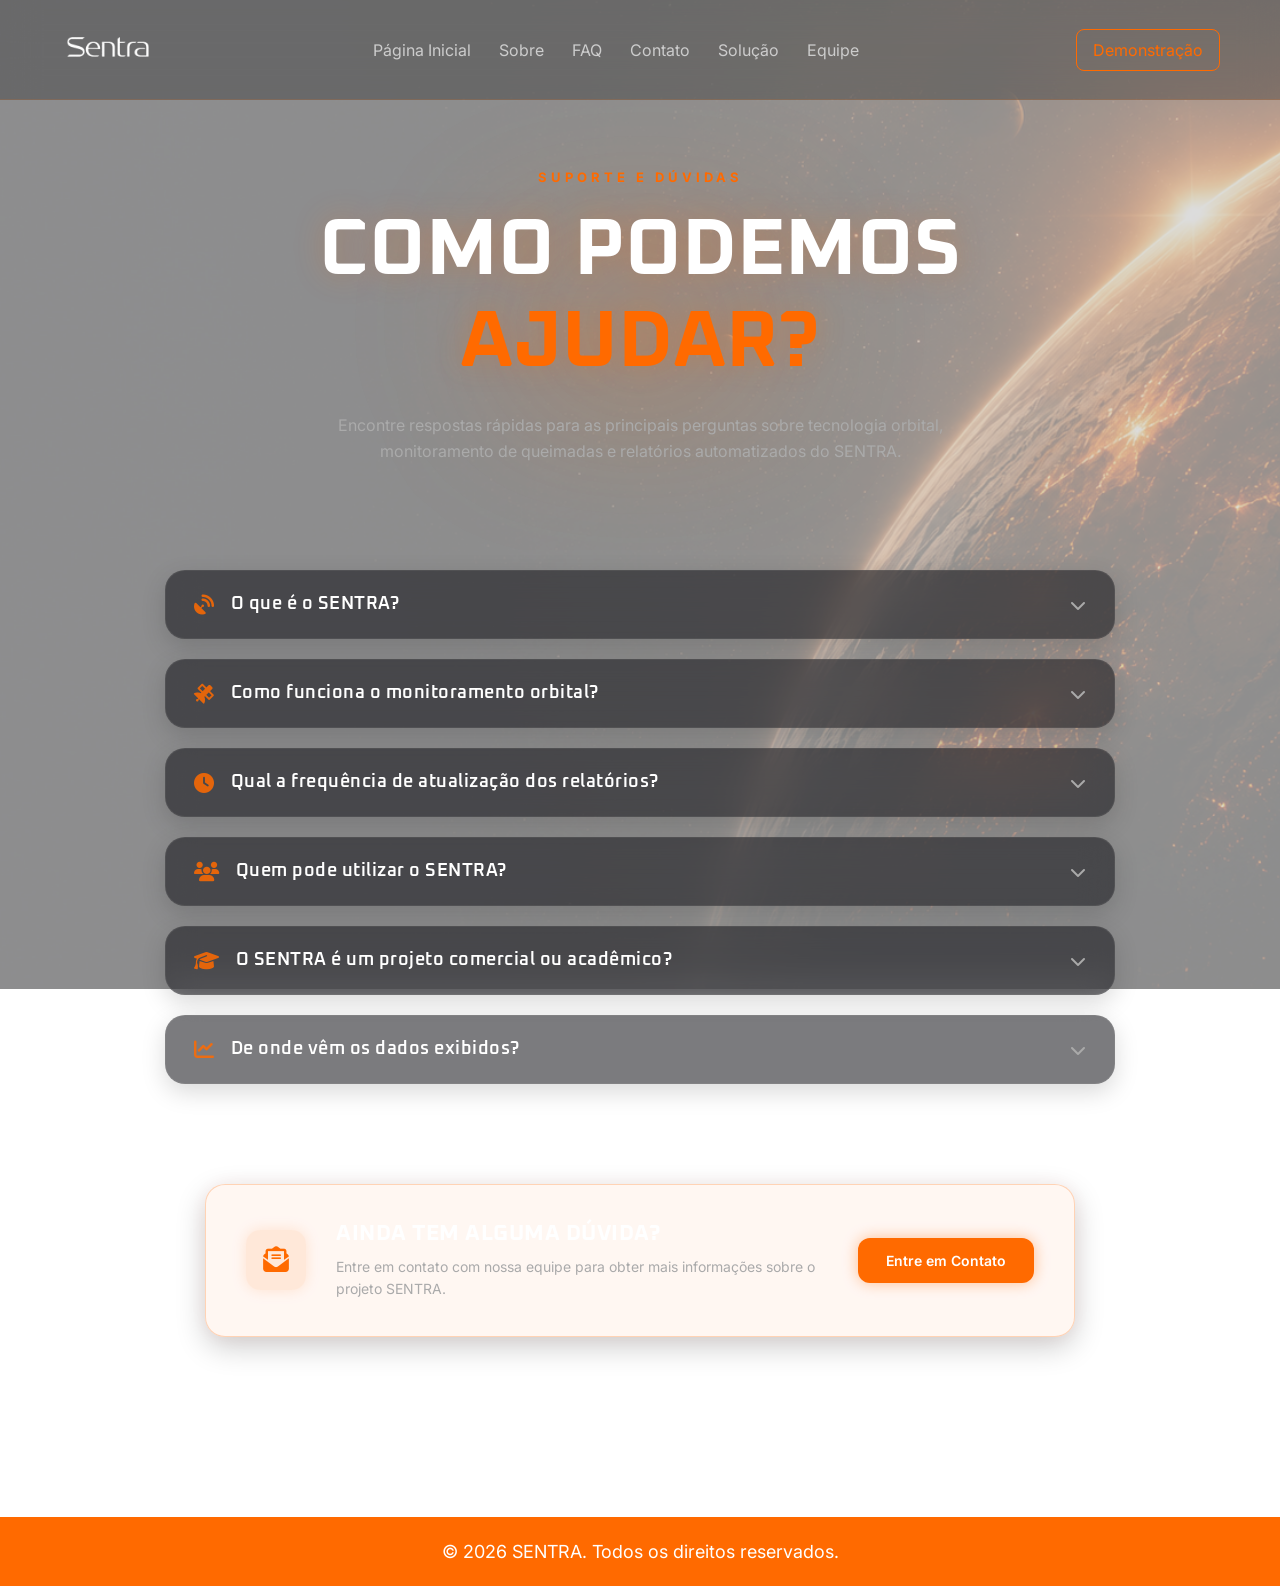
<file: paginas/pag-faq.html>
<!doctype html>
<html lang="pt-br">
  <head>
    <meta charset="UTF-8" />
    <meta name="viewport" content="width=device-width, initial-scale=1.0" />
    <title>FAQ / Sentra</title>

    <!-- Font Awesome -->
    <link
      rel="stylesheet"
      href="https://cdnjs.cloudflare.com/ajax/libs/font-awesome/6.5.2/css/all.min.css"
    />

    <!-- LINK CSS -->
    <link rel="stylesheet" href="../css/pag-faq.css" />

    <!-- LINK JS -->
    <script src="../js/pag-faq.js" defer></script>
  </head>

  <body>

     <!-- NAVBAR -->
    <header class="navbar">
      <div class="logo-container">
        <img
          src="../assets/logotipo-sentra.webp"
          alt="Logotipo Sentra"
          class="logo"
        />
      </div>

      <nav aria-label="Navegação principal">
        <a href="../index.html" class="nav-link">Página Inicial</a>
        <a href="./pag-sobre.html" class="nav-link">Sobre</a>
        <a href="./pag-faq.html" class="nav-link text-highlight">FAQ</a>
        <a href="./pag-contato.html" class="nav-link">Contato</a>
        <a href="./pag-solucao.html" class="nav-link">Solução</a>
        <a href="./pag-equipe.html" class="nav-link">Equipe</a>
      </nav>

      <a href="./pag-demonstracao.html" class="btn-nav"> Demonstração </a>
    </header>

    <main>

    <!-- HERO FAQ -->
      <section class="faq-hero">
        <div class="hero-efeito"></div>

        <div class="hero-content">
          <span class="hero-subtitulo"> SUPORTE E DÚVIDAS </span>

          <h1 class="faq-titulo">
            Como podemos
            <span class="text-sentra">ajudar?</span>
          </h1>

          <p class="faq-descricao">
            Encontre respostas rápidas para as principais perguntas sobre
            tecnologia orbital, monitoramento de queimadas e relatórios
            automatizados do SENTRA.
          </p>
        </div>
      </section>

      
      <!-- FAQ -->
        
      <section class="faq-questionario">
        <div class="faq-container">
          <!-- ITEM 1 -->
          <div class="faq-item">
            <button class="faq-pergunta" aria-expanded="false">
              <span class="faq-pergunta-titulo">
                <i class="fa-solid fa-satellite-dish faq-item-icon"></i>

                <span class="faq-pergunta-text"> O que é o SENTRA? </span>
              </span>

              <i class="fa-solid fa-chevron-down faq-icones"></i>
            </button>

            <div class="faq-resposta">
              <p class="faq-resposta-text">
                O SENTRA (Sistema de Relatórios de Incêndios Automatizados) é
                uma plataforma conceitual desenvolvida para monitoramento
                inteligente da Floresta Amazônica utilizando dados orbitais e
                Inteligência Artificial.
              </p>
            </div>
          </div>

          <!-- ITEM 2 -->
          <div class="faq-item">
            <button class="faq-pergunta" aria-expanded="false">
              <span class="faq-pergunta-titulo">
                <i class="fa-solid fa-satellite faq-item-icon"></i>

                <span class="faq-pergunta-text">
                  Como funciona o monitoramento orbital?
                </span>
              </span>

              <i class="fa-solid fa-chevron-down faq-icones"></i>
            </button>

            <div class="faq-resposta">
              <p class="faq-resposta-text">
                Sensores embarcados em satélites observam continuamente a
                superfície terrestre, detectando anomalias térmicas associadas a
                focos de calor e queimadas.
              </p>
            </div>
          </div>

          <!-- ITEM 3 -->
          <div class="faq-item">
            <button class="faq-pergunta" aria-expanded="false">
              <span class="faq-pergunta-titulo">
                <i class="fa-solid fa-clock faq-item-icon"></i>

                <span class="faq-pergunta-text">
                  Qual a frequência de atualização dos relatórios?
                </span>
              </span>

              <i class="fa-solid fa-chevron-down faq-icones"></i>
            </button>

            <div class="faq-resposta">
              <p class="faq-resposta-text">
                Os relatórios são atualizados automaticamente a cada 3 horas
                para garantir informações recentes e confiáveis.
              </p>
            </div>
          </div>

          <!-- ITEM 4 -->
          <div class="faq-item">
            <button class="faq-pergunta" aria-expanded="false">
              <span class="faq-pergunta-titulo">
                <i class="fa-solid fa-users faq-item-icon"></i>

                <span class="faq-pergunta-text">
                  Quem pode utilizar o SENTRA?
                </span>
              </span>

              <i class="fa-solid fa-chevron-down faq-icones"></i>
            </button>

            <div class="faq-resposta">
              <p class="faq-resposta-text">
                Governos, órgãos ambientais, empresas, pesquisadores, ONGs e
                comunidades locais podem utilizar os relatórios gerados pela
                plataforma.
              </p>
            </div>
          </div>

          <!-- ITEM 5 -->
          <div class="faq-item">
            <button class="faq-pergunta" aria-expanded="false">
              <span class="faq-pergunta-titulo">
                <i class="fa-solid fa-graduation-cap faq-item-icon"></i>

                <span class="faq-pergunta-text">
                  O SENTRA é um projeto comercial ou acadêmico?
                </span>
              </span>

              <i class="fa-solid fa-chevron-down faq-icones"></i>
            </button>

            <div class="faq-resposta">
              <p class="faq-resposta-text">
                O SENTRA é um projeto acadêmico desenvolvido para a Global
                Solution da FIAP com foco em tecnologia espacial aplicada ao
                meio ambiente.
              </p>
            </div>
          </div>

          <!-- ITEM 6 -->
          <div class="faq-item">
            <button class="faq-pergunta" aria-expanded="false">
              <span class="faq-pergunta-titulo">
                <i class="fa-solid fa-chart-line faq-item-icon"></i>

                <span class="faq-pergunta-text">
                  De onde vêm os dados exibidos?
                </span>
              </span>

              <i class="fa-solid fa-chevron-down faq-icones"></i>
            </button>

            <div class="faq-resposta">
              <p class="faq-resposta-text">
                Os dados são provenientes de bases públicas, incluindo
                informações disponibilizadas pelo INPE e outros sistemas de
                monitoramento ambiental.
              </p>
            </div>
          </div>
        </div>
      </section>

      
      <!-- SUPORTE -->
      <section class="faq-suporte">
        <div class="faq-suporte-card">
          <div class="suporte-icon">
            <i class="fa-solid fa-envelope-open-text"></i>
          </div>

          <div class="suporte-content">
            <h2 class="text-h2">Ainda tem alguma dúvida?</h2>

            <p class="text-p">
              Entre em contato com nossa equipe para obter mais informações
              sobre o projeto SENTRA.
            </p>
          </div>

          <a href="./pag-contato.html" class="btn-suporte">
            Entre em Contato
          </a>
        </div>
      </section>
    </main>


    <!-- RODAPE -->
    <footer class="footer">
      <p class="text-footer">© 2026 SENTRA. Todos os direitos reservados.</p>
    </footer>
  </body>
</html>
</file>
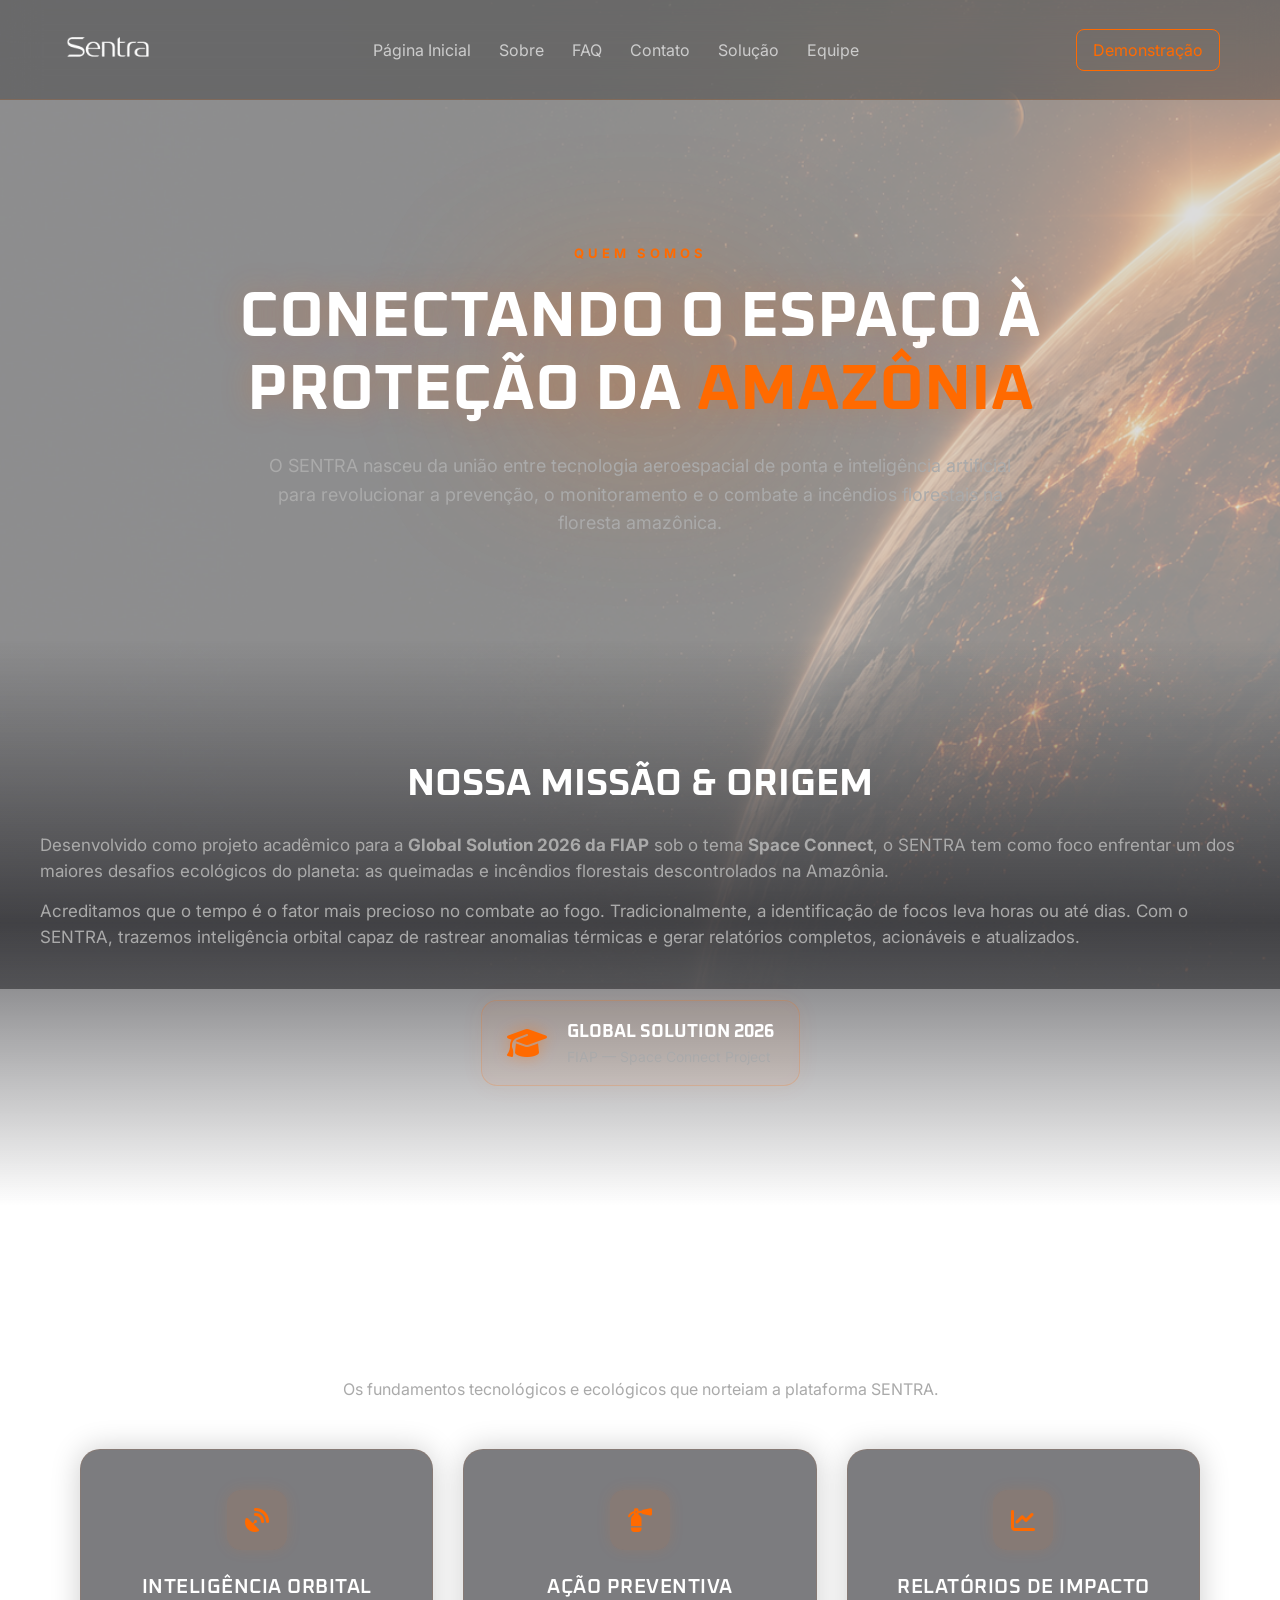
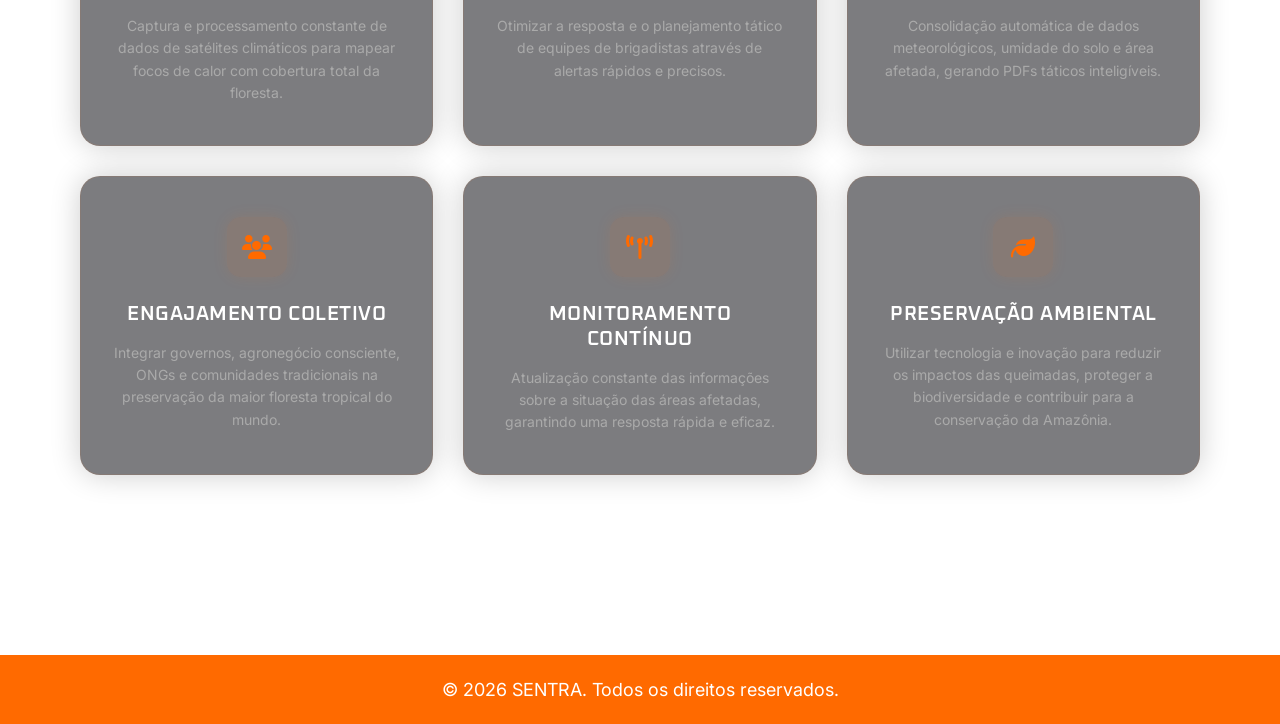
<file: paginas/pag-sobre.html>
<!doctype html>
<html lang="pt-br">
  <head>
    <meta charset="UTF-8" />
    <meta name="viewport" content="width=device-width, initial-scale=1.0" />
    <title>Sobre / Sentra</title>
    <!-- Arquivo CSS -->
    <link rel="stylesheet" href="../css/pag-sobre.css" />
    
    <!-- Arquivo JavaScript -->
    <script src="../js/pag-sobre.js" defer></script>

     <!-- Biblioteca de ícones Font Awesome -->
    <link rel="stylesheet"href="https://cdnjs.cloudflare.com/ajax/libs/font-awesome/6.5.2/css/all.min.css"/>
  </head>
  
        <!-- NAVBAR -->  
  <body>
    <header class="navbar">
      <div class="logo">
        <img src="../assets/logotipo-sentra.webp" alt="Logotipo Sentra" class="logo"/>
      </div>

      <nav aria-label="Navegação principal">
        <a href="../index.html" class="nav-link">Página Inicial</a>
        <a href="./pag-sobre.html" class="nav-link text-highlight">Sobre</a>
        <a href="./pag-faq.html" class="nav-link">FAQ</a>
        <a href="./pag-contato.html" class="nav-link">Contato</a>
        <a href="./pag-solucao.html" class="nav-link">Solução</a>
        <a href="./pag-equipe.html" class="nav-link">Equipe</a>
      </nav>

      <a href="./pag-demonstracao.html" class="btn-nav">Demonstração</a>
    </header>


      <!-- SEÇÃO SOBRE - MISSÃO, ORIGEM E PILARES DE AÇÃO -->
    <main>
      <section class="sobre-hero">
        <div class="hero-efeito"></div>
        <div class="hero-content">
          <span class="hero-quem-somos">QUEM SOMOS</span>
          <h1 class="sobre-hero-titulo">
            Conectando o Espaço à Proteção da
            <span class="text-amazonia">Amazônia</span>
          </h1>
          <p class="sobre-hero-description">
            O SENTRA nasceu da união entre tecnologia aeroespacial de ponta e
            inteligência artificial para revolucionar a prevenção, o
            monitoramento e o combate a incêndios florestais na floresta
            amazônica.
          </p>
        </div>
      </section>

      <section class="sobre-missao">
        <div class="container-missao">
          <div class="missao-text">
            <h2 class="secao-title">Nossa Missão & Origem</h2>
            <p class="text-fixo">
              Desenvolvido como projeto acadêmico para a
              <strong>Global Solution 2026 da FIAP</strong> sob o tema
              <strong>Space Connect</strong>, o SENTRA tem como foco enfrentar
              um dos maiores desafios ecológicos do planeta: as queimadas e
              incêndios florestais descontrolados na Amazônia.
            </p>
            <p class="text-block">
              Acreditamos que o tempo é o fator mais precioso no combate ao
              fogo. Tradicionalmente, a identificação de focos leva horas ou até
              dias. Com o SENTRA, trazemos inteligência orbital capaz de
              rastrear anomalias térmicas e gerar relatórios completos,
              acionáveis e atualizados.
            </p>

            <div class="fiap-width">
              <i class="fa-solid fa-graduation-cap width-icon"aria-hidden="true"></i>
              <div class="width-text">
                <h4 class="text-h4">Global Solution 2026</h4>
                <p class="text-fiap">FIAP — Space Connect Project</p>
            </div>
          </div>
        </div>
      </section>

      
        <!-- VALORES E PILARES DE AÇÃO -->
      <section class="sobre-valores">
        <h2 class="secao-title text-center">Nossos Pilares de Ação</h2>
        <p class="secao-subtitle text-center">
          Os fundamentos tecnológicos e ecológicos que norteiam a plataforma
          SENTRA.
        </p>
        <!-- Pilar 1 -->
        <div class="valores-pilares">
          <div class="valor-card">
            <div class="valor-icon">
              <i class="fa-solid fa-satellite-dish" aria-hidden="true"></i>
            </div>
            <h3 class="valor-h3">Inteligência Orbital</h3>
            <p class="text-valor">
              Captura e processamento constante de dados de satélites climáticos
              para mapear focos de calor com cobertura total da floresta.
            </p>
          </div>
          <!-- Pilar 2 -->
          <div class="valor-card">
            <div class="valor-icon">
              <i class="fa-solid fa-fire-extinguisher" aria-hidden="true"></i>
            </div>
            <h3 class="valor-h3">Ação Preventiva</h3>
            <p class="text-valor">
              Otimizar a resposta e o planejamento tático de equipes de
              brigadistas através de alertas rápidos e precisos.
            </p>
          </div>
          <!-- Pilar 3 -->
          <div class="valor-card">
            <div class="valor-icon">
              <i class="fa-solid fa-chart-line" aria-hidden="true"></i>
            </div>
            <h3 class="valor-h3">Relatórios de Impacto</h3>
            <p class="text-valor">
              Consolidação automática de dados meteorológicos, umidade do solo e
              área afetada, gerando PDFs táticos inteligíveis.
            </p>
          </div>
          <!-- Pilar 4 -->
          <div class="valor-card">
            <div class="valor-icon">
              <i class="fa-solid fa-users" aria-hidden="true"></i>
            </div>
            <h3 class="valor-h3">Engajamento Coletivo</h3>
            <p class="text-valor">
              Integrar governos, agronegócio consciente, ONGs e comunidades
              tradicionais na preservação da maior floresta tropical do mundo.
            </p>
          </div>
          <!-- Pilar 5 -->
          <div class="valor-card">
            <div class="valor-icon">
              <i class="fa-solid fa-tower-broadcast" aria-hidden="true"></i>
            </div>
            <h3 class="valor-h3">Monitoramento Contínuo</h3>
            <p class="text-valor">
              Atualização constante das informações sobre a situação das áreas
              afetadas, garantindo uma resposta rápida e eficaz.
            </p>
          </div>

          <!-- Pilar 6 -->
          <div class="valor-card">
            <div class="valor-icon">
              <i class="fa-solid fa-leaf" aria-hidden="true"></i>
            </div>
            <h3 class="valor-h3">Preservação Ambiental</h3>
            <p class="text-valor">
              Utilizar tecnologia e inovação para reduzir os impactos das
              queimadas, proteger a biodiversidade e contribuir para a
              conservação da Amazônia.</p>
          </div>
        </div>
      </section>
    </main>

    <!-- RODAPE -->
    <footer class="footer">
      <p class="text-footer">
        © 2026 SENTRA. Todos os direitos reservados.
      </p>
    </footer>
  </body>
</html>
</file>
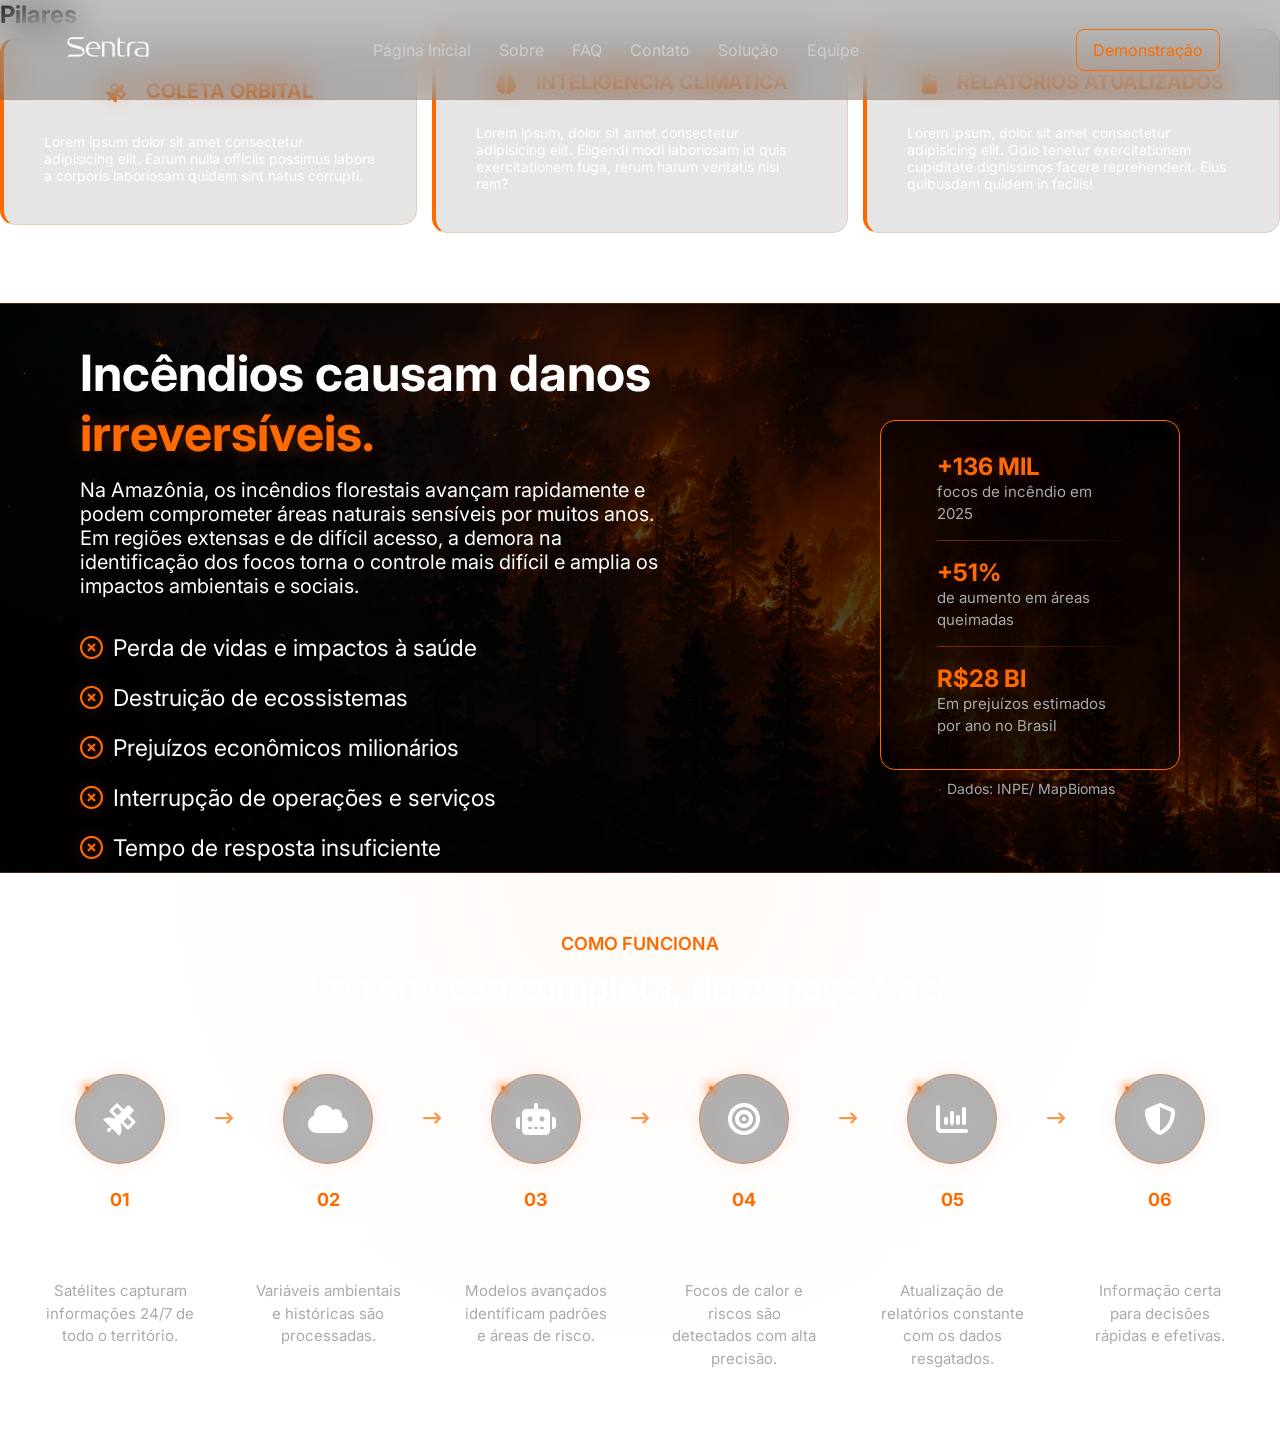
<file: paginas/pag-solucao.html>
<!doctype html>
<html lang="pt-br">

<head>
    <meta charset="UTF-8" />
    <meta name="viewport" content="width=device-width, initial-scale=1.0" />
    <title>Solução / Sentra</title>

    <link rel="stylesheet" href="../css/pag-solucao.css" />
    <link rel="stylesheet" href="https://cdnjs.cloudflare.com/ajax/libs/font-awesome/6.5.2/css/all.min.css">
</head>

<body>
    <header class="navbar">
        <div class="logo">
            <img src="../assets/logotipo-sentra.webp" alt="Logotipo Sentra" class="logo">
        </div>

        <nav>
            <a href="../index.html" class="nav-link">Página Inicial</a>
            <a href="./pag-sobre.html" class="nav-link">Sobre</a>
            <a href="./pag-faq.html" class="nav-link">FAQ</a>
            <a href="./pag-contato.html" class="nav-link">Contato</a>
            <a href="./pag-solucao.html" class="nav-link text-highlight">Solução</a>
            <a href="./pag-equipe.html" class="nav-link">Equipe</a>
        </nav>

        <a href="./pag-demonstracao.html" class="btn-nav">Demonstração</a>
    </header>
    <main>
        <section class="section-cards">
            <h1 class="section-title">Pilares</h1>
            <div class="container-cards">
                <div class="card">
                    <h2 class="card-title"><i class="fa-solid fa-satellite card-icon"></i>Coleta Orbital</h2>
                    <p class="card-text">Lorem ipsum dolor sit amet consectetur adipisicing elit. Earum nulla officiis
                        possimus labore a
                        corporis laboriosam quidem sint natus corrupti.</p>
                </div>
                <div class="card">
                    <h2 class="card-title"><i class="fa-solid fa-brain card-icon"></i> Inteligência Climática</h2>
                    <p class="card-text">Lorem ipsum, dolor sit amet consectetur adipisicing elit. Eligendi modi
                        laboriosam id quis
                        exercitationem fuga, rerum harum veritatis nisi rem?</p>
                </div>
                <div class="card">
                    <h2 class="card-title"><i class="fa-solid fa-file card-icon"></i> Relatórios Atualizados</h2>
                    <p class="card-text">Lorem ipsum, dolor sit amet consectetur adipisicing elit. Odio tenetur
                        exercitationem cupiditate dignissimos facere reprehenderit. Eius quibusdam quidem in facilis!
                    </p>
                </div>
            </div>
        </section>
        <section class="section-info">
            <div class="container-info">
                <img src="../assets/bg-queimada.webp" alt="Queimada" class="background-info">
                <div class="info">
                    <h2 class="info-title">Incêndios causam danos <span
                            class="info-title--highligth">irreversíveis.</span></h2>
                    <p class="info-text">Na Amazônia, os incêndios florestais avançam rapidamente e podem comprometer
                        áreas naturais sensíveis
                        por muitos anos. Em regiões extensas e de difícil acesso, a demora na identificação dos focos
                        torna o controle mais
                        difícil e amplia os impactos ambientais e sociais.
                    <ul class="info-topics">
                        <li class="topics-text"><i class="fa-regular fa-circle-xmark info-icon"></i>Perda de vidas e
                            impactos à saúde</li>
                        <li class="topics-text"><i class="fa-regular fa-circle-xmark info-icon"></i>Destruição de
                            ecossistemas</li>
                        <li class="topics-text"><i class="fa-regular fa-circle-xmark info-icon"></i>Prejuízos econômicos
                            milionários</li>
                        <li class="topics-text"><i class="fa-regular fa-circle-xmark info-icon"></i>Interrupção de
                            operações e serviços</li>
                        <li class="topics-text"><i class="fa-regular fa-circle-xmark info-icon"></i>Tempo de resposta
                            insuficiente</li>
                    </ul>
                </div>
                <div class="info-stats">
                    <div class="stats-card">
                        <div class="container-text">
                            <h2 class="stats-title">+136 mil</h2>
                            <p class="stats-text">focos de incêndio em 2025</p>
                        </div>
                        <div class="container-text">
                            <h2 class="stats-title">+51%</h2>
                            <p class="stats-text">de aumento em áreas queimadas</p>
                        </div>
                        <div class="container-text">
                            <h2 class="stats-title">R$28 bi</h2>
                            <p class="stats-text">Em prejuízos estimados por ano no Brasil</p>
                        </div>
                    </div>
                    <p class="data-stats">Dados: INPE/ MapBiomas</p>
                </div>
            </div>
            </div>
        </section>

        <section class="section-workflow">
            <div class="workflow-header">
                <span class="workflow-subtitle">Como funciona</span>
                <h2 class="workflow-title">Uma solução completa, do espaço à ação.</h2>
            </div>
            <div class="workflow-container">
                <div class="workflow-step">
                    <div class="workflow-icon-container">
                        <i class="fa-solid fa-satellite workflow-icon"></i>
                    </div>
                    <span class="step-number">01</span>
                    <h3 class="step-title">Coleta de Dados</h3>
                    <p class="step-text">Satélites capturam informações 24/7 de todo o território.</p>
                </div>

                <i class="fa-solid fa-arrow-right-long workflow-arrow"></i>

                <div class="workflow-step">
                    <div class="workflow-icon-container">
                        <i class="fa-solid fa-cloud workflow-icon"></i>
                    </div>
                    <span class="step-number">02</span>
                    <h3 class="step-title">Análise Climática</h3>
                    <p class="step-text">Variáveis ambientais e históricas são processadas.</p>
                </div>

                <i class="fa-solid fa-arrow-right-long workflow-arrow"></i>

                <div class="workflow-step">
                    <div class="workflow-icon-container">
                        <i class="fa-solid fa-robot workflow-icon"></i>
                    </div>
                    <span class="step-number">03</span>
                    <h3 class="step-title">Inteligência Artificial</h3>
                    <p class="step-text">Modelos avançados identificam padrões e áreas de risco.</p>
                </div>

                <i class="fa-solid fa-arrow-right-long workflow-arrow"></i>

                <div class="workflow-step">
                    <div class="workflow-icon-container">
                        <i class="fa-solid fa-bullseye workflow-icon"></i>
                    </div>
                    <span class="step-number">04</span>
                    <h3 class="step-title">Detecção de Risco</h3>
                    <p class="step-text">Focos de calor e riscos são detectados com alta precisão.</p>
                </div>

                <i class="fa-solid fa-arrow-right-long workflow-arrow"></i>

                <div class="workflow-step">
                    <div class="workflow-icon-container">
                        <i class="fa-solid fa-chart-column workflow-icon"></i>
                    </div>
                    <span class="step-number">05</span>
                    <h3 class="step-title">Dados computados</h3>
                    <p class="step-text">Atualização de relatórios constante com os dados resgatados.</p>
                </div>

                <i class="fa-solid fa-arrow-right-long workflow-arrow"></i>

                <div class="workflow-step">
                    <div class="workflow-icon-container">
                        <i class="fa-solid fa-shield-halved workflow-icon"></i>
                    </div>
                    <span class="step-number">06</span>
                    <h3 class="step-title">Ação Preventiva</h3>
                    <p class="step-text">Informação certa para decisões rápidas e efetivas.</p>
                </div>
            </div>
        </section>
    </main>
</body>

</html>
</file>
<file: css/pag-faq.css>
/* CONFIGURAÇÕES E ESTILOS - PÁGINA FAQ (SENTRA) */
@import url('navbar.css');
@import url('https://fonts.googleapis.com/css2?family=Oxanium:wght@200..800&family=Inter:wght@300;400;600;700&display=swap');

html {
    scroll-behavior: smooth;
}

body {
    font-family: 'Inter', sans-serif;
    background: var(--cor-bg);
    color: var(--cor-branco);
    font-size: 16px;
    min-height: 100vh;
    position: relative;
    overflow-x: hidden;
    margin: 0;
}

body::before {
    content: "";
    position: fixed;
    inset: -40px;
    background: url("../assets/bg-espaco.webp") center center / cover no-repeat;
    z-index: -1;
    opacity: 0.45;
    filter: brightness(0.7);
    --x: var(--bg-parallax-x, 0px);
    --y: var(--bg-parallax-y, 0px);
    transform: scale(1.1) translate3d(var(--x), var(--y), 0);
    will-change: transform;
}

main {
    padding-top: 100px;
}

   /* SEÇÃO HERO FAQ */
.faq-hero {
    position: relative;
    padding: 60px 40px 40px;
    display: flex;
    justify-content: center;
    align-items: center;
    text-align: center;
    min-height: 50vh;
    overflow: hidden;
}

.faq-hero .hero-efeito {
    position: absolute;
    width: 600px;
    height: 300px;
    background: radial-gradient(circle, rgba(255, 106, 0, 0.15) 0%, transparent 70%);
    top: 50%;
    left: 50%;
    transform: translate(-50%, -50%);
    filter: blur(50px);
    pointer-events: none;
    z-index: 1;
}

.hero-content {
    position: relative;
    z-index: 2;
    max-width: 800px;
    margin: 0 auto;
    opacity: 0;
    animation: fadeUp 1.2s ease forwards;
}

.hero-subtitulo {
    display: inline-block;
    color: var(--laranja-primario);
    font-size: 13px;
    font-weight: 700;
    letter-spacing: 4px;
    margin-bottom: 20px;
    text-transform: uppercase;
}

.faq-titulo {
    font-family: 'Oxanium', sans-serif;
    font-size: clamp(3rem, 8vw, 5rem);
    line-height: 1.15;
    font-weight: 700;
    text-transform: uppercase;
    color: var(--cor-branco);
    margin-bottom: 24px;
    text-shadow: 0 0 30px rgba(255, 106, 0, 0.25);
}

.text-sentra {
    color: var(--laranja-primario);
}

.faq-descricao {
    font-size: 16px;
    color: var(--cor-cinza);
    line-height: 1.6;
    max-width: 660px;
    margin: 0 auto 40px;
}

   /* SEÇÃO PERGUNTAS */
.faq-questionario {
    padding: 20px 40px 60px;
    position: relative;
}

.faq-container {
    max-width: 950px;
    margin: 0 auto;
    display: flex;
    flex-direction: column;
    gap: 20px;
}

.faq-item {
    border-radius: 20px;
    background: rgba(15, 15, 20, 0.55);
    backdrop-filter: blur(16px);
    border: 1px solid rgba(255, 255, 255, 0.05);
    overflow: hidden;
    transition: background-color 0.4s ease, border-color 0.4s ease, transform 0.4s ease, box-shadow 0.4s ease;
    box-shadow: 0 8px 25px rgba(0, 0, 0, 0.15);
}

.faq-item:hover {
    border-color: rgba(255, 106, 0, 0.2);
    background: rgba(22, 22, 28, 0.55);
    box-shadow: 0 12px 30px rgba(0, 0, 0, 0.25), 0 0 20px rgba(255, 106, 0, 0.05);
    transform: translateY(-2px);
}

.faq-item.ativo {
    border-color: rgba(255, 106, 0, 0.35);
    background: rgba(25, 25, 32, 0.65);
    box-shadow: 0 15px 35px rgba(0, 0, 0, 0.3), 0 0 25px rgba(255, 106, 0, 0.1);
}

.faq-pergunta {
    width: 100%;
    display: flex;
    justify-content: space-between;
    align-items: center;
    background: transparent;
    border: none;
    outline: none;
    padding: 22px 28px;
    cursor: pointer;
    color: var(--cor-branco);
    text-align: left;
    font-family: 'Oxanium', sans-serif;
    font-size: 18px;
    font-weight: 600;
    letter-spacing: 0.5px;
    transition: color 0.3s ease;
}

.faq-pergunta:hover {
    color: var(--laranja-primario);
}

.faq-item.ativo .faq-pergunta {
    color: var(--laranja-primario);
}

.faq-pergunta-titulo {
    display: flex;
    align-items: center;
    gap: 16px;
}

.faq-item-icon {
    font-size: 20px;
    color: var(--laranja-primario);
    opacity: 0.85;
    transition: transform 0.3s ease, opacity 0.3s ease;
}

.faq-item:hover .faq-item-icon {
    transform: scale(1.1);
    opacity: 1;
}

.faq-icones {
    font-size: 16px;
    color: var(--cor-cinza);
    transition: transform 0.4s cubic-bezier(0.175, 0.885, 0.32, 1.275), color 0.3s ease;
}

.faq-item.ativo .faq-icones {
    transform: rotate(180deg);
    color: var(--laranja-primario);
}

.faq-resposta {
    max-height: 0;
    overflow: hidden;
    padding: 0 28px;
    opacity: 0;
    transition: max-height 0.4s ease, opacity 0.3s ease, padding 0.4s ease;
}

.faq-item.ativo .faq-resposta {
    opacity: 1;
    padding-bottom: 24px;
}

.faq-resposta-text {
    font-size: 15px;
    color: var(--cor-cinza);
    line-height: 1.7;
    margin: 0;
}


/* SEÇÃO DE SUPORTE */
.faq-suporte {
    padding: 40px 40px 100px;
    max-width: 950px;
    margin: 0 auto;
}

.faq-suporte-card {
    display: flex;
    align-items: center;
    gap: 30px;
    padding: 35px 40px;
    border-radius: 20px;
    background: rgba(255, 106, 0, 0.05);
    border: 1px solid rgba(255, 106, 0, 0.25);
    box-shadow: 0 10px 30px rgba(0, 0, 0, 0.2), 0 0 25px rgba(255, 106, 0, 0.05);
    opacity: 0;
    animation: fadeUp 1.2s ease forwards;
}

.suporte-icon {
    width: 60px;
    height: 60px;
    border-radius: 14px;
    background: rgba(255, 106, 0, 0.1);
    display: flex;
    justify-content: center;
    align-items: center;
    font-size: 26px;
    color: var(--laranja-primario);
    box-shadow: 0 0 15px rgba(255, 106, 0, 0.15);
    flex-shrink: 0;
}

.suporte-content {
    flex: 1;
}

.text-h2 {
    font-family: 'Oxanium', sans-serif;
    font-size: 22px;
    color: var(--cor-branco);
    margin: 0 0 8px;
    text-transform: uppercase;
    letter-spacing: 0.5px;
}

.text-p {
    font-size: 14px;
    color: var(--cor-cinza);
    line-height: 1.6;
    margin: 0;
}

.btn-suporte {
    display: inline-block;
    padding: 14px 28px;
    border-radius: 12px;
    font-size: 14px;
    font-weight: 600;
    text-decoration: none;
    color: var(--cor-branco);
    background: var(--laranja-primario);
    box-shadow: 0 0 15px rgba(255, 106, 0, 0.4);
    cursor: pointer;
    transition: transform 0.35s ease, box-shadow 0.35s ease, background-color 0.35s ease;
    text-align: center;
    flex-shrink: 0;
}

.btn-suporte:hover {
    transform: translateY(-3px);
    box-shadow: 0 0 30px rgba(255, 106, 0, 0.6);
    background: #ff7f1a;
}

/* RODAPÉ */
.footer {
    width: 100%;
    padding: 24px 20px;
    display: flex;
    justify-content: center;
    align-items: center;
    background: var(--laranja-primario);
    margin-top: 80px;
    position: relative;
    z-index: 20;
}

.text-footer {
    margin: 0;
    font-size: 18px;
    font-weight: 400;
    color: var(--cor-branco);
    text-align: center;
}

/* ==========================================================================
   ANIMAÇÕES
   ========================================================================== */

@keyframes fadeUp {
    from {
        opacity: 0;
        transform: translateY(40px);
    }

    to {
        opacity: 1;
        transform: translateY(0);
    }
}

/* ==========================================================================
    RESPONSIVIDADE
   ========================================================================== */
@media (max-width: 768px) {
    .faq-hero {
        padding: 40px 20px;
    }

    .faq-questionario {
        padding: 20px;
    }

    .faq-suporte {
        padding: 20px;
    }

    .faq-pergunta {
        font-size: 16px;
        padding: 20px;
    }

    .faq-suporte-card {
        flex-direction: column;
        text-align: center;
    }

    .text-footer {
        font-size: 14px;
    }
}
</file>
<file: css/pag-sobre.css>
@import url('navbar.css');
@import url('https://fonts.googleapis.com/css2?family=Oxanium:wght=200..800&family=Inter:wght=300;400;600;700&display=swap');

/* CONFIGURAÇÕES GLOBAIS E FUNDO */
html {
    scroll-behavior: smooth;
}

body {
    font-family: 'Inter', sans-serif;
    background: var(--cor-bg);
    color: var(--cor-branco);
    font-size: 16px;
    min-height: 100vh;
    position: relative;
    overflow-x: hidden;
    margin: 0;
}

body::before {
    content: "";
    position: fixed;
    inset: -40px;
    background: url("../assets/bg-espaco.webp") center center / cover no-repeat;
    z-index: -1;
    opacity: 0.45;
    filter: brightness(0.7);
    --x: var(--bg-parallax-x, 0px);
    --y: var(--bg-parallax-y, 0px);
    transform: scale(1.1) translate3d(var(--x), var(--y), 0);
    will-change: transform;
}

main {
    padding-top: 100px;
}


/* SEÇÃO HERO SOBRE */
.sobre-hero {
    position: relative;
    padding: 120px 40px 80px;
    display: flex;
    justify-content: center;
    align-items: center;
    text-align: center;
    min-height: 60vh;
    overflow: hidden;
}

.sobre-hero .hero-efeito {
    position: absolute;
    width: 600px;
    height: 300px;
    background: radial-gradient(circle, rgba(255, 106, 0, 0.15) 0%, transparent 70%);
    top: 50%;
    left: 50%;
    transform: translate(-50%, -50%);
    filter: blur(50px);
    pointer-events: none;
    z-index: 1;
}

.hero-content {
    position: relative;
    z-index: 2;
    max-width: 900px;
    animation: fadeUp 1.2s ease forwards;
}

.hero-quem-somos {
    display: inline-block;
    color: var(--laranja-primario);
    font-size: 13px;
    font-weight: 700;
    letter-spacing: 4px;
    margin-bottom: 20px;
    text-transform: uppercase;
}

.sobre-hero-titulo {
    font-family: 'Oxanium', sans-serif;
    font-size: 64px;
    line-height: 1.15;
    font-weight: 700;
    text-transform: uppercase;
    color: var(--cor-branco);
    margin-bottom: 24px;
    text-shadow: 0 0 30px rgba(255, 106, 0, 0.25);
}

.text-amazonia {
    color: var(--laranja-primario);
}

.sobre-hero-description {
    font-size: 18px;
    color: var(--cor-cinza);
    line-height: 1.6;
    max-width: 760px;
    margin: 0 auto;
}


/* SEÇÃO MISSÃO E ORIGEM */
.sobre-missao {
    padding: 120px 40px;
    position: relative;
    background: linear-gradient(180deg, transparent, rgba(15, 15, 20, 0.6), transparent);
}

.container-missao {
    max-width: 1400px;
    margin: 0 auto;
    display: flex;
    align-items: center;
    gap: 60px;
}

.missao-text {
    flex: 1;
    animation: fadeRight 1s ease forwards;
    display: flex;
    flex-direction: column;
    align-items: center;
}

.secao-title {
    font-family: 'Oxanium', sans-serif;
    font-size: 38px;
    color: var(--cor-branco);
    margin: 0 auto 25px auto;
    text-transform: uppercase;
    position: relative;
    display: table;
}

.secao-title::before {
    content: "";
    position: absolute;
    left: 0;
    bottom: -8px;
    width: 0;
    height: 3px;
    background: var(--laranja-primario);
    transition: width 0.4s ease;
    border-radius: 999px;
}

.secao-title:hover::before {
    width: 100%;
}

.text-center.secao-title {
    display: table;
    margin-left: auto;
    margin-right: auto;
}

.text-center.secao-title::before {
    left: 50%;
    transform: translateX(-50%);
}

.text-fixo,
.text-block {
    font-size: 17px;
    color: var(--cor-cinza);
    line-height: 1.5;
    margin-bottom: 15px;
}

.fiap-width {
    margin-top: 35px;
    display: flex;
    align-items: center;
    gap: 20px;
    padding: 20px 25px;
    border-radius: 16px;
    background: rgba(255, 106, 0, 0.05);
    border: 1px solid rgba(255, 106, 0, 0.2);
    box-shadow: 0 0 25px rgba(255, 106, 0, 0.05), inset 0 0 15px rgba(255, 106, 0, 0.02);
    max-width: 450px;
}

.width-icon {
    font-size: 32px;
    color: var(--laranja-primario);
    text-shadow: 0 0 15px rgba(255, 106, 0, 0.4);
}

.text-h4 {
    font-family: 'Oxanium', sans-serif;
    font-size: 18px;
    color: var(--cor-branco);
    margin: 0 0 4px 0;
    text-transform: uppercase;
}

.text-fiap {
    font-size: 14px;
    color: var(--cor-cinza);
    margin: 0;
}


/* SEÇÃO VALORES & PILARES */
.sobre-valores {
    padding: 100px 40px;
    max-width: 1200px;
    margin: 0 auto;
}

.text-center {
    text-align: center;
}

.secao-subtitle {
    font-size: 16px;
    color: var(--cor-cinza);
    margin-top: 15px;
    margin-bottom: 50px;
}

.valores-pilares {
    display: grid;
    grid-template-columns: repeat(auto-fit, minmax(300px, 1fr));
    gap: 30px;
    margin-top: 40px;
}

.valor-card {
    padding: 40px 30px;
    border-radius: 20px;
    background: rgba(17, 17, 22, 0.55);
    backdrop-filter: blur(12px);
    -webkit-backdrop-filter: blur(12px);
    border: 1px solid rgba(255, 106, 0, 0.08);
    box-shadow: 0 0 30px rgba(0, 0, 0, 0.2);
    position: relative;
    overflow: hidden;
    text-align: center;
    display: flex;
    flex-direction: column;
    align-items: center;
    transition: transform 0.4s ease, border-color 0.4s ease, box-shadow 0.4s ease, background 0.4s ease;
}

.valor-card:hover {
    transform: translateY(-8px);
    border-color: rgba(255, 106, 0, 0.25);
    box-shadow: 0 15px 40px rgba(0, 0, 0, 0.4), 0 0 30px rgba(255, 106, 0, 0.12);
    background: rgba(22, 22, 28, 0.65);
}

.valor-card::before {
    content: "";
    position: absolute;
    top: 0;
    left: 0;
    width: 100%;
    height: 3px;
    background: linear-gradient(90deg, transparent, var(--laranja-primario), transparent);
    transform: scaleX(0);
    transition: transform 0.4s ease;
}

.valor-card:hover::before {
    transform: scaleX(1);
}

.valor-card::after {
    content: "";
    position: absolute;
    inset: 0;
    background: radial-gradient(circle at center, rgba(255, 106, 0, 0.08), transparent 70%);
    opacity: 0;
    transition: opacity 0.4s ease;
    pointer-events: none;
}

.valor-card:hover::after {
    opacity: 1;
}

.valor-icon {
    width: 60px;
    height: 60px;
    border-radius: 14px;
    background: rgba(255, 106, 0, 0.08);
    display: flex;
    justify-content: center;
    align-items: center;
    font-size: 24px;
    color: var(--laranja-primario);
    margin-bottom: 25px;
    box-shadow: 0 0 15px rgba(255, 106, 0, 0.1);
    transition: transform 0.4s ease, background 0.4s ease, box-shadow 0.4s ease;
}

.valor-card:hover .valor-icon {
    transform: scale(1.1) rotate(5deg);
    background: rgba(255, 106, 0, 0.16);
    box-shadow: 0 0 25px rgba(255, 106, 0, 0.25);
}

.valor-h3 {
    font-family: 'Oxanium', sans-serif;
    font-size: 20px;
    font-weight: 600;
    color: var(--cor-branco);
    margin-bottom: 15px;
    text-transform: uppercase;
    letter-spacing: 0.5px;
}

.text-valor {
    font-size: 14px;
    color: var(--cor-cinza);
    line-height: 1.6;
    margin: 0;
}

/* RODAPÉ */
.footer {
    width: 100%;
    padding: 24px 20px;
    display: flex;
    justify-content: center;
    align-items: center;
    background: var(--laranja-primario);
    margin-top: 80px;
    position: relative;
    z-index: 20;
}

.text-footer {
    margin: 0;
    font-size: 18px;
    font-weight: 400;
    color: var(--cor-branco);
    text-align: center;
}


/* ANIMAÇÕES */
@keyframes fadeUp {
    from {
        opacity: 0;
        transform: translateY(40px);
    }

    to {
        opacity: 1;
        transform: translateY(0);
    }
}

@keyframes fadeRight {
    from {
        opacity: 0;
        transform: translateX(-40px);
    }

    to {
        opacity: 1;
        transform: translateX(0);
    }
}

/* RESPONSIVIDADE */
@media (max-width: 1024px) {
    .sobre-hero-titulo {
        font-size: 50px;
    }

    .container-missao {
        flex-direction: column;
        gap: 40px;
    }

    .missao-text,
    .missao-visual {
        width: 100%;
    }

    .visual-img {
        max-width: 100%;
    }
}

@media (max-width: 768px) {
    main {
        padding-top: 80px;
    }

    .sobre-hero {
        padding: 80px 20px 40px;
    }

    .sobre-hero-titulo {
        font-size: 36px;
    }

    .sobre-missao,
    .sobre-valores {
        padding: 60px 20px;
    }

    .secao-title {
        font-size: 28px;
    }

    .fiap-width {
        max-width: 100%;
    }

    .valores-pilares {
        grid-template-columns: 1fr;
    }
}
</file>
<file: css/pag-solucao.css>
@import url('navbar.css');
@import url('https://fonts.googleapis.com/css2?family=Oxanium:wght@200..800&display=swap');

body {
    font-family: 'Inter', sans-serif;
    background: linear-gradient(to right, var(--cor-bg), var(--cor-bg-secundaria));
    font-size: 16px;
}
/*hero*/
.section-cards {
width: 100%;
height: auto;
}

.section-card-title {
font-size: 26px;
display: flex;
justify-content: center;
margin: 140px 0 30px 0;
color: var(--cor-branco);
font-family: "Oxanium", sans-serif;
font-weight: 400;
text-transform: uppercase;
}
/*cards*/
.container-cards {
width: 100%;
display: flex;
justify-content: center;
align-items: center;
gap: 15px;
}

.card {
width: 450px;
height: auto;
background-color: rgba(0, 0, 0, 0.1);
border-radius: 15px;
border: 1px solid rgba(255, 94, 0, 0.2);
border-left: 4px solid var(--laranja-primario) ;
padding: 40px;
}

.card:hover {
    box-shadow: 0 0 18px rgba(255, 94, 0, 0.2);
    transition: 0.3s ease;
    transform: translateY(-3px);
}

.card-title {
    display: flex;
    text-align: center;
    justify-content: center;
    color: var(--laranja-primario);
    text-shadow:  0 0 18px rgba(255, 94, 0, 0.3);
    font-size: 20px;
    text-transform: uppercase;
}

.card-text {
    margin-top: 30px;
    font-size: 14px;
    color: var(--cor-branco);
}

.card-icon {
    margin-right: 20px;
    margin-top: 4px;
}
/*container info*/
.container-info {
    width: 100%;
    height: auto;
    margin-top: 70px;
    position: relative;
}
.background-info {
    width: 100%;
    height: 570px;
    background: rgba(15, 15, 15, 0.55);
    object-fit: cover;
    display: block;
    filter:brightness(0.30);
    border-top: 1px solid var(--laranja-primario);
    border-bottom: 1px solid var(--laranja-primario);
}

.info {
    position: absolute;
    top: 0;
    left: 0;
    display: flex;
    
    flex-direction: column;
    margin: 40px 0 0 80px;
}
.info-topics, .info-title {
    color: var(--cor-branco);
}
.info-topics {
    list-style: none;
    display: inline-block;
    font-size: 23px;
    margin-top: 25px;
    line-height: 50px;
}
.info-title {
    font-size: 50px;
}

.info-title--highligth {
    display: block;
    color: var(--laranja-primario);
    text-shadow:  0 0 18px rgba(255, 94, 0, 0.3);
}
.info-icon {
    color: var(--laranja-primario);
    text-shadow:  0 0 18px rgba(255, 94, 0, 0.3);
    margin-right: 10px;
}

.info-text {
    padding-top: 15px ;
    color: var(--cor-branco);
    width: 50%;
    font-size: 20px;
}
/*dados*/
.info-stats {
    color: var(--cor-branco);
    position: absolute;
    top: 0;
    bottom: 0;
    right: 100px;
    width: 100%;
    display: flex;
    
    flex-direction: column;
    margin: 40px 0 0 80px;
    align-items: flex-end;
    justify-content: center;
}

.stats-card {
    background: rgba(0, 0, 0, 0.6);
    width: 300px;
    height: 350px;
    border-radius: 15px;
    border: 1px solid var(--laranja-primario);

    display: flex;
    justify-content: center;
    flex-direction: column;
    padding: 40px;
}

.stats-card:hover {
    box-shadow:  0 0 18px rgba(255, 94, 0, 0.2);
    transition: 0.3s ease;
    transform: translateY(-3px);
}

.stats-title {
    color: var(--laranja-primario);
    text-shadow:  0 0 18px rgba(255, 94, 0, 0.3);
    text-transform: uppercase;
}

.stats-text {
    position: relative;
    color: var(--cor-cinza);
    font-size: 15px;
    line-height: 1.5;
}
/*separador de cada dado*/
.stats-text::after {
    content: "";
    position: absolute;
    left: 0;
    bottom: 0;

    width: 100%;
    height: 1px;

    background: linear-gradient(
        to right,
        rgba(255, 94, 0, 0.45),
        rgba(255, 94, 0, 0.05)
    );
    bottom: -15px;
}
/*remove o separador do ultimo texto*/
.container-text:last-child .stats-text::after {
    display: none;
}

.container-text {
    padding: 16px;
}

.data-stats {
    font-size: 14px;
    color: var(--cor-cinza);
    margin-top: 10px;
    margin-right: 65px;
    background: rgba(0, 0, 0, 0.4);
}

/*workflow fluxo*/
.section-workflow {
    width: 100%;
    padding: 60px 20px; /*cima/baixo - esquerda/direita*/
    display: flex;
    flex-direction: column;
    align-items: center;
    position: relative;
    background: radial-gradient(circle at top, rgba(255,94,0,0.03), transparent 60%);
}
/*textos*/
.workflow-header {
    text-align: center;
    margin-bottom: 60px;
}

.workflow-subtitle {
    color: var(--laranja-primario);
    font-size: 18px;
    font-weight: 600;
    text-transform: uppercase;
}

.workflow-title {
    color: var(--cor-branco);
    font-size: 36px;
    font-family: "Oxanium", sans-serif;
    font-weight: 400;
    margin-top: 15px;
}

.workflow-container {
    display: flex;
    justify-content: center;
    align-items: flex-start;
    gap: 20px;
    width: 100%;
    max-width: 1200px;
}
/*steps*/
.workflow-step {
    display: flex;
    flex-direction: column;
    align-items: center;
    text-align: center;
    flex: 1;
    max-width: 150px;
}

.workflow-icon-container {
    width: 90px;
    height: 90px;
    border-radius: 50%;
    border: 1px solid rgba(255, 94, 0, 0.4);
    display: flex;
    justify-content: center;
    align-items: center;
    margin-bottom: 25px;
    position: relative;
    box-shadow: 0 0 20px rgba(255, 94, 0, 0.1);
    background-color: rgba(0, 0, 0, 0.3);
    transition: 0.3s ease;
}
.workflow-icon-container:hover {
    box-shadow: 0 0 30px rgba(255, 94, 0, 0.3);
    border-color: var(--laranja-primario);
    
}
/*brilhinho*/
.workflow-icon-container::after {
    content: '';
    position: absolute;
    width: 4px;
    height: 4px;
    background-color: var(--laranja-primario);
    border-radius: 50%;
    top: 12%;
    left: 10%;
    box-shadow: 0 0 10px 2px var(--laranja-primario);
    opacity: 0.9;
}

.workflow-icon {
    font-size: 32px;
    color: var(--cor-branco);
    text-shadow: 0 0 30px rgba(255, 255, 255, 0.2);
}

.step-number {
    color: var(--laranja-primario);
    font-size: 18px;
    font-weight: 700;
    margin-bottom: 8px;
}

.step-title {
    color: var(--cor-branco);
    font-size: 18px;
    font-weight: 600;
    text-transform: uppercase;
    margin-bottom: 12px;
    line-height: 1.4;
}

.step-text {
    color: var(--cor-cinza);
    font-size: 15px;
    line-height: 1.5;
}

.workflow-arrow {
    color: var(--laranja-primario);
    font-size: 18px;
    margin-top: 36px;
    opacity: 0.7;
}
/*solution*/
.section-solution {
    width: 100%;
    height: auto;
    position: relative;
}

.background-solution {
    width: 100%;
    height: 1000px;
    display: block;
    border-top: 1px solid var(--laranja-primario);
    border-bottom: 1px solid var(--laranja-primario);
}
.solution {
    color: var(--cor-branco);
    position: absolute;
    top: 0;
    left: 0;
    display: flex;
    flex-direction: column;
    margin: 40px 0 0 80px;
}
.solution-header {
    margin-bottom: 25px;
    line-height: 50px;
}
.solution-subtitle {
    color: var(--laranja-primario);
    text-shadow: 0 0 30px rgba(255, 94, 0, 0.3);
    font-size: 25px;
    font-weight: 600;
    text-transform: uppercase;

}
.solution-title {
    font-size: 50px;
}
.break {
    display: block;
}
.solution-text {
    font-size: 20px;
    width: 50%;
    margin-bottom: 50px;
}
.solution-cards {
    width: 530px;
    display: grid;
    grid-template-columns: repeat(2, 1fr);
    gap: 24px;
}

.solution-cards .solution-cards {
    display: contents;
}

.solution-card {
    background-color: rgba(0, 0, 0, 0.3);
    border: 1px solid var(--laranja-primario);
    border-radius: 15px;
    width: 100%;
    min-height: 240px;
    padding: 28px;

    display: flex;
    flex-direction: column;
    align-items: center;
    justify-content: center;
}
.solution-card:hover {
    box-shadow: 0 0 18px rgba(255, 94, 0, 0.2);
    transition: 0.3s ease;
    transform: translateY(-3px);
    background-color: rgba(255, 255, 255, 0.01);
}
.solution-icon {
    color: var(--laranja-primario);
    text-shadow: 0 0 30px rgba(255, 94, 0, 0.3);
    display: flex;
    justify-content: center;
    align-items: center;
    font-size: 32px;
    margin-bottom: 18px;
}
.card-solution-title {
    padding: 0;
    font-size: 20px;
    font-weight: 600;
    text-transform: uppercase;
    text-align: center;
    margin-bottom: 14px;
}
.card-solution-text {
    color: var(--cor-cinza);
    text-align: center;
    font-size: 15px;
    line-height: 1.5;
}
</file>
